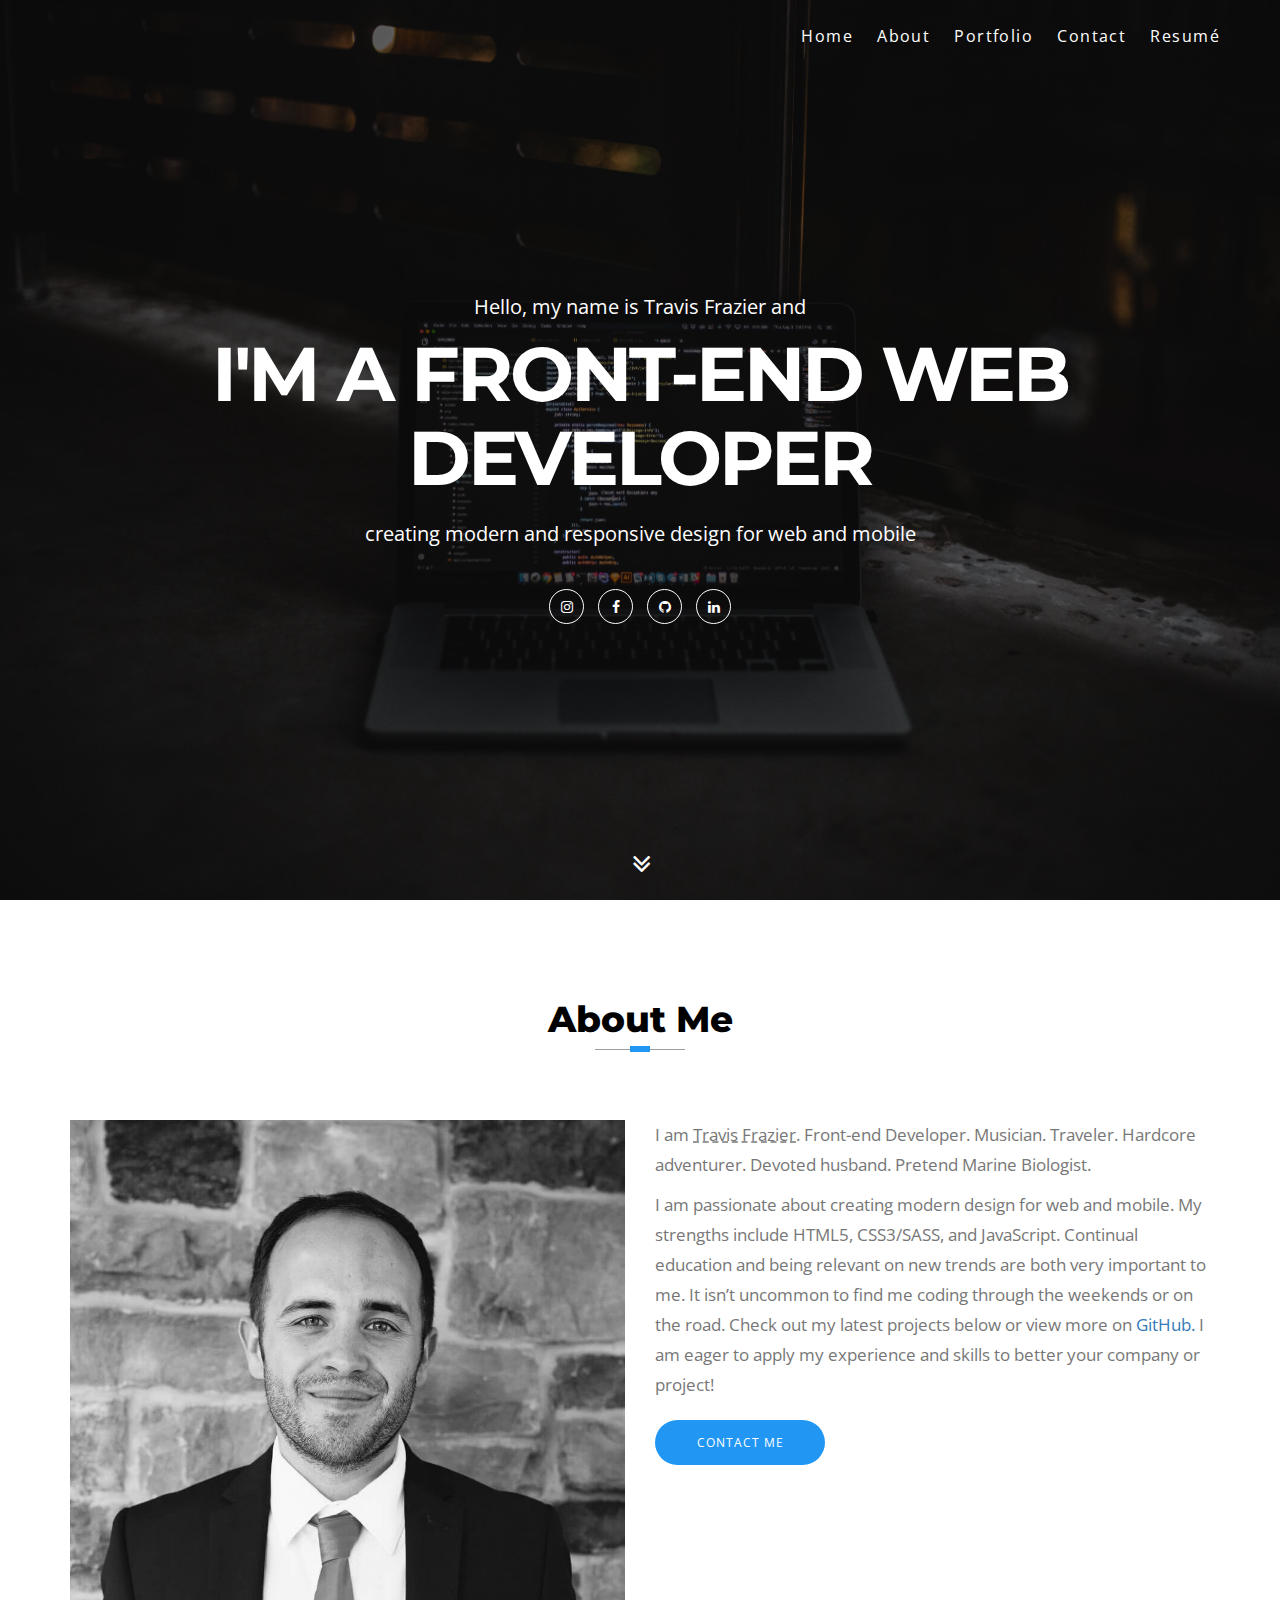
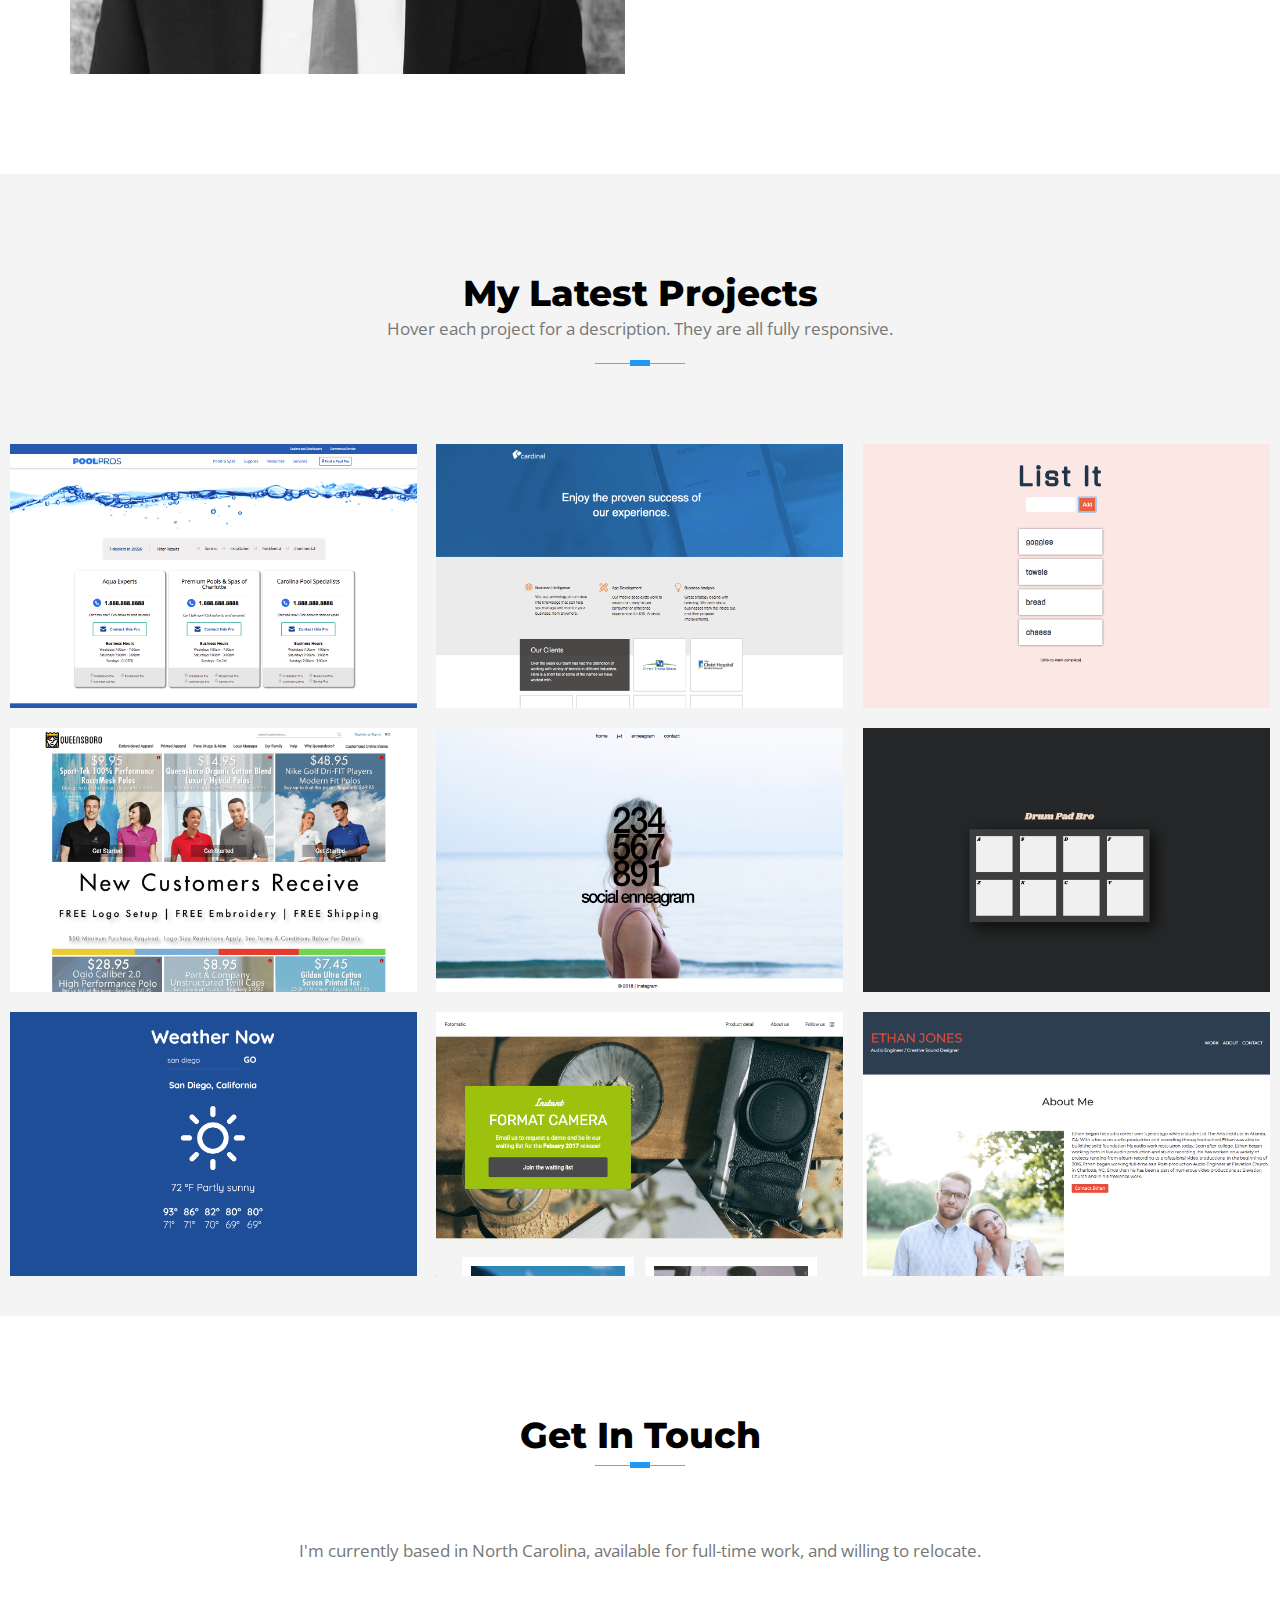
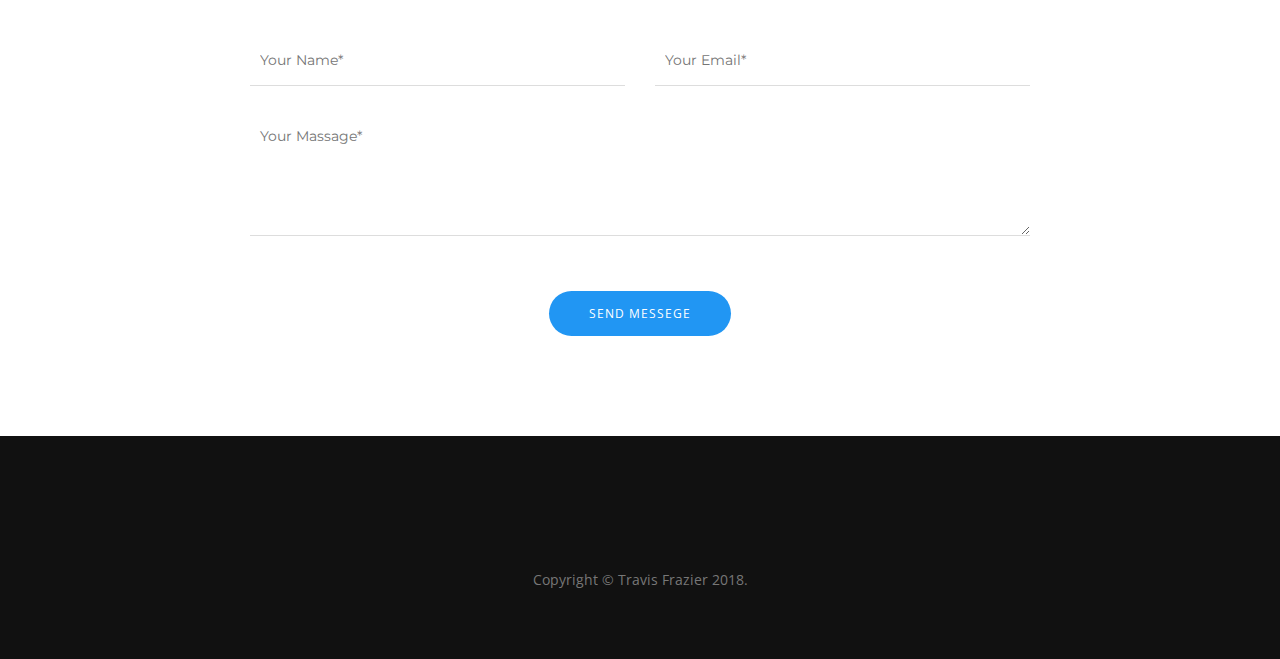
<file: index.html>
<!DOCTYPE html>
<html lang="en">
<head>
	<title>Travis Frazier Portfolio</title>
	<meta charset="UTF-8">
	<meta name="viewport" content="width=device-width, initial-scale=1.0">
	
	<!-- Font -->
	<link href="https://fonts.googleapis.com/css?family=Montserrat:400,500,700,800" rel="stylesheet">
	<link href="https://fonts.googleapis.com/css?family=Open+Sans:300,400" rel="stylesheet">
	<!-- Stylesheets -->
	<link rel="stylesheet" href="assets/css/bootstrap.min.css"/>
	<link rel="stylesheet" href="assets/css/font-awesome.min.css"/>
	<link rel="stylesheet" href="assets/css/animate.min.css"/>
	<link rel="stylesheet" href="assets/css/style.css"/>
	<!-- Theme Skin -->
	<link class="template-skins" rel="stylesheet" href="assets/css/skins/default.css">
</head>
<body>
	<!--====== Preloader Start ======-->
	<div id="preloder">
		<div class="loader"><div></div><div></div><div></div></div>
	</div>
	<!--====== Preloader End ======-->

	<!--====== Header Section Start ======-->
	<header class="header-section">
		<div class="logo">
			<!-- Logo -->
			<!-- <a href="#">T<span>R</span>A<span>V</span>I<span>S</a> -->
		</div>
		<div class="responsive"><i class="fa fa-bars"></i></div>
		<!-- Navigation -->
		<ul class="menu-list">
			<li><a href="#home">Home</a></li>
			<li><a href="#about">About</a></li>
			<li><a href="#portfolio">Portfolio</a></li>
			<!-- <li><a href="#blog">Blog</a></li> -->
			<li><a href="#contact">Contact</a></li>
			<li><a href="https://represent.io/travisfrazier" target="_blank">Resumé</a></li>			
		</ul>
	</header>
	<!--====== Header Section End ======-->


	<!-- ==== Intro Section Start ==== -->
	<section class="intro-section fix" id="home">
		<div class="bg-cms" data-bg="assets/images/blake.jpg"></div>
		<div class="intro-inner">
			<div class="intro-content">
				<p>Hello, my name is Travis Frazier and</p>
				<h2>I'M A FRONT-END WEB DEVELOPER</h2>
				<p>creating modern and responsive design for web and mobile</p>
				<!-- social media -->
				<div class="social-links mt40">
					<a href="https://www.instagram.com/travisf7/" class="wow fadeInUp"><i class="fa fa-instagram"></i></a>
					<a href="https://www.facebook.com/travisfrazier7" class="wow fadeInUp" data-wow-delay=".1s"><i class="fa fa-facebook"></i></a>
					<a href="https://github.com/travisfrazier" class="wow fadeInUp" data-wow-delay=".2s"><i class="fa fa-github"></i></a>
					<a href="https://www.linkedin.com/in/travisf7/" class="wow fadeInUp" data-wow-delay=".3s"><i class="fa fa-linkedin"></i></a>
				</div>
				<div class="down-section">
					<a href="#about" class="behance smooth-scroll"><i class="fa fa-angle-double-down bounce" aria-hidden="true"></i></a>
				</div>
			</div>
		</div>
	</section>
	<!-- ==== Intro Section End ==== -->


	<!-- ==== About Section Start ==== -->
	<section class="about-section fix" id="about">
		<div class="container pt100 pb100">
			<div class="row">
				<div class="section-title mb70">
					<h2>About Me</h2>
				</div>
				<div class="col-md-6 about-img">
					<img src="assets/images/me.jpg" alt="">
				</div>
				<div class="col-md-6 about-text">
					<p>I am <ins>Travis Frazier</ins>. Front-end Developer. Musician. Traveler. Hardcore adventurer. Devoted husband. Pretend Marine Biologist.</p>
					<p> 
						I am passionate about creating modern design for web and mobile. My strengths include HTML5, CSS3/SASS, and JavaScript.               
						Continual education and being relevant on new trends are both very important to me. 
						It isn’t uncommon to find me coding through the weekends or on the road. Check out my latest projects below or 
						view more on <a href="https://github.com/travisfrazier" target="_blank">GitHub.</a>
						I am eager to apply my experience and skills to better your company or project!
					</p>
					<!-- <button type="button" class="btn site-btn btn-outline transition-ease mt10" data-wow-delay="0.1s">View Resumé</button> -->
					<a href="#contact" class="btn site-btn transition-ease smooth-scroll mt10" data-wow-delay="0.1s">Contact Me</a>

				</div>
			</div>
		</div>
	</section>
	<!-- ==== About Section End ==== -->

	<!-- ==== Portfolio Section Start ==== -->
	<section class="portfolio-section fix" id="portfolio">
		<div class="container-fluid pt100">
			<div class="section-title mb70">
				<h2>My Latest Projects</h2>
				<p>Hover each project for a description. They are all fully responsive.</p>
			</div>
			<div class="row isotope_items">
				<!-- Work item -->
				<div id="responsive" class="nopad col-md-4 col-sm-6 col-xs-12 js">
						<a class="work-item" href="https://travisfrazier.github.io/pool/" target="_blank">
						<img src="assets/images/work/pool.png" alt="">
						<div class="work-inner">
							<div class="work-info">
								<h2>Pool Pro's</h2>
								<p>Developed demo website following design spec. Built with: HTML5, SASS, and vanilla JavaScript for the modal pop up and mobile navigation dropdown.</p>
								<span>View Site</span>
							</div>
						</div>
					</a>
				</div>	
				<!-- Work item -->
				<div class="nopad col-md-4 col-sm-6 col-xs-12 dev">
					<a class="work-item" href="https://travisfrazier.github.io/cardinal/" target="_blank">
					<img src="assets/images/work/cardinal.png" alt="">
					<div class="work-inner">
						<div class="work-info">
							<h2>Cardinal</h2>
							<p>Developed website following design spec. Built with: SASS, HTML5, and vanilla JavaScript.</p>
							<span>View Site</span>
						</div>
					</div>
					</a>
				</div>
				<!-- Work item -->
				<div class="nopad col-md-4 col-sm-6 col-xs-12 pho">
					<a class="work-item" href="https://travisfrazier.github.io/react-list-app/" target="_blank">
					<img src="assets/images/work/list.png" alt="">
					<div class="work-inner">
						<div class="work-info">
							<h2>React List App</h2>
							<p>Designed and Developed a single page to-do app. Built with: React.js and SASS.</p>
							<span>View Site</span>
						</div>
					</div>
				</a>
			</div>
				<!-- Work item -->
				<div class="nopad col-md-4 col-sm-6 col-xs-12 dev">
				  <a class="work-item" href="https://queensboro.com/" target="_blank">
					<img src="assets/images/work/queensboro.png" alt="">
						<div class="work-inner">
							<div class="work-info">
								<h2>Queensboro Shirt Company</h2>
								<p>Designed and Developed aspects for Queensboro.com. Built with: HTML5, CSS3, JavaScript, jQuery, and Bootstrap 3.</p>
								<span>View Site</span>
							</div>
						</div>
					</a>
				</div>
				<!-- Work item -->
				<div class="nopad col-md-4 col-sm-6 col-xs-12 js">
					<a class="work-item" href="https://socialenneagram.netlify.com" target="_blank">
					<img src="assets/images/work/enneagram.png" alt="">
					<div class="work-inner">
						<div class="work-info">
							<h2>Social Enneagram</h2>
							<p>Designed and Developed freelance client website (work in progress). Built with: Gatsby.js/React (static site generator for React) and SASS.</p>
							<span>View Site</span>
						</div>
					</div>
					</a>
				</div>
				<!-- Work item -->
				<div id="responsive" class="nopad col-md-4 col-sm-6 col-xs-12 js">
					<a class="work-item" href="https://codepen.io/travisfrazier/project/live/ZdbBJv/" target="_blank">
						<img src="assets/images/work/drum.png" alt="">
						<div class="work-inner">
							<div class="work-info">
								<h2>Drum Pad</h2>
								<p>Designed and Developed a single page drum pad application. Built with: vanilla JavaScript, CSS3, and HTML5.</p>
								<span>View Site</span>
							</div>
						</div>
				  </a>
				</div>
			<!-- Work item -->
			<div id="responsive" class="nopad col-md-4 col-sm-6 col-xs-12 js">
				<a class="work-item" href="https://codepen.io/travisfrazier/live/bKyzep" target="_blank">
				<img src="assets/images/work/weather.png" alt="">
				<div class="work-inner">
					<div class="work-info">
						<h2>Weather</h2>
						<p>Designed and Developed a single page weather app. Built with: vanilla JavaScript, Fetch API, SASS, and HTML5.</p>
						<span>View Site</span>
					</div>
				</div>
			</a>
		</div>
			<!-- Work item -->
			<div id="responsive" class="nopad col-md-4 col-sm-6 col-xs-12 js">
					<a class="work-item" href="https://travisfrazier.github.io/fotomatic/" target="_blank">
					<img src="assets/images/work/fotomatic.png" alt="">
					<div class="work-inner">
						<div class="work-info">
							<h2>Fotomatic</h2>
							<p>Developed demo product launch page. Built with: vanilla JavaScript for the image slider and modal, CSS3, and HTML5.</p>
							<span>View Site</span>
						</div>
					</div>
				</a>
			</div>
		<!-- Work item -->
		<div class="nopad col-md-4 col-sm-6 col-xs-12 pho">
			<a class="work-item" href="https://travisfrazier.github.io/ethanjones/" target="_blank">	
				<img src="assets/images/work/ethan.png" alt="">
				<div class="work-inner">
					<div class="work-info">
						<h2>Personal Portfolio</h2>
						<p>Designed and Developed freelance client website. Built with: HTML5, CSS3, Bootstrap 4, and jQuery.</p>
						<span>View Site</span>
					</div>
				</div>
			</a>
		</div>
			</div>
		</div>
	</section>
	<!-- ==== Portfolio Section End ==== -->

	<!-- ==== Contact Section Start ==== -->
	<section class="contact-section fix" id="contact">
		<div class="container pt100 pb70">
			<div class="section-title mb70">
				<h2>Get in touch</h2>
			</div>
			<div>
			  <p style="text-align: center;">I'm currently based in North Carolina, available for full-time work, and willing to relocate.</p>
			</div>
			<div class="row">
				<div class="col-md-8 col-md-offset-2">
					<div class="row">
					<!-- Contact Form -->
					<form class="send-form-style" method="POST" netlify>
						<div class="row">
							<div class="col-sm-6">
								<input type="text" name="name" id="name" required placeholder="Your Name*">
							</div>
							<div class="col-sm-6">
								<input type="email" name="email" id="email" required placeholder="Your Email*">
							</div>
							<div class="col-sm-12">
								<textarea id="massage" name="massage" required placeholder="Your Massage*"></textarea>
							</div>
							<div class="text-center">
								<button type="submit" class="site-btn transition-ease" data-wow-delay="0.2s">Send Messege</button>
							</div>
							<div id="result"></div>
						</div>
					</form>
				</div>
			</div>
		</div>
	</section>
	<!-- ==== Contact Section End ==== -->


	<!-- ==== Footer Section Start ==== -->
	<footer class="footer-section fix">
		<div class="container">
			<!-- social media -->
			<div class="social-links">
				<a href="https://www.instagram.com/travisf7/" class="wow fadeInUp"><i class="fa fa-instagram"></i></a>
				<a href="https://www.facebook.com/travisfrazier7" class="wow fadeInUp" data-wow-delay=".1s"><i class="fa fa-facebook"></i></a>
				<a href="https://github.com/travisfrazier" class="wow fadeInUp" data-wow-delay=".2s"><i class="fa fa-github"></i></a>
				<a href="https://www.linkedin.com/in/travisf7/" class="wow fadeInUp" data-wow-delay=".3s"><i class="fa fa-linkedin"></i></a>
			</div>
			<p>Copyright © Travis Frazier 2018.</p>
			<!-- <p>Created by DynamicWebLab</p> -->
		</div>
	</footer>
	<!-- ==== Footer Section End ==== -->

	<!--====== Javascripts & Jquery ======-->
	<script src="assets/js/jquery-2.1.4.min.js"></script>

	<script src="assets/js/bootstrap.min.js"></script>

	<script src="assets/js/plugin.js"></script>

	<script src="assets/js/main.js"></script>

</body>
</html>
</file>
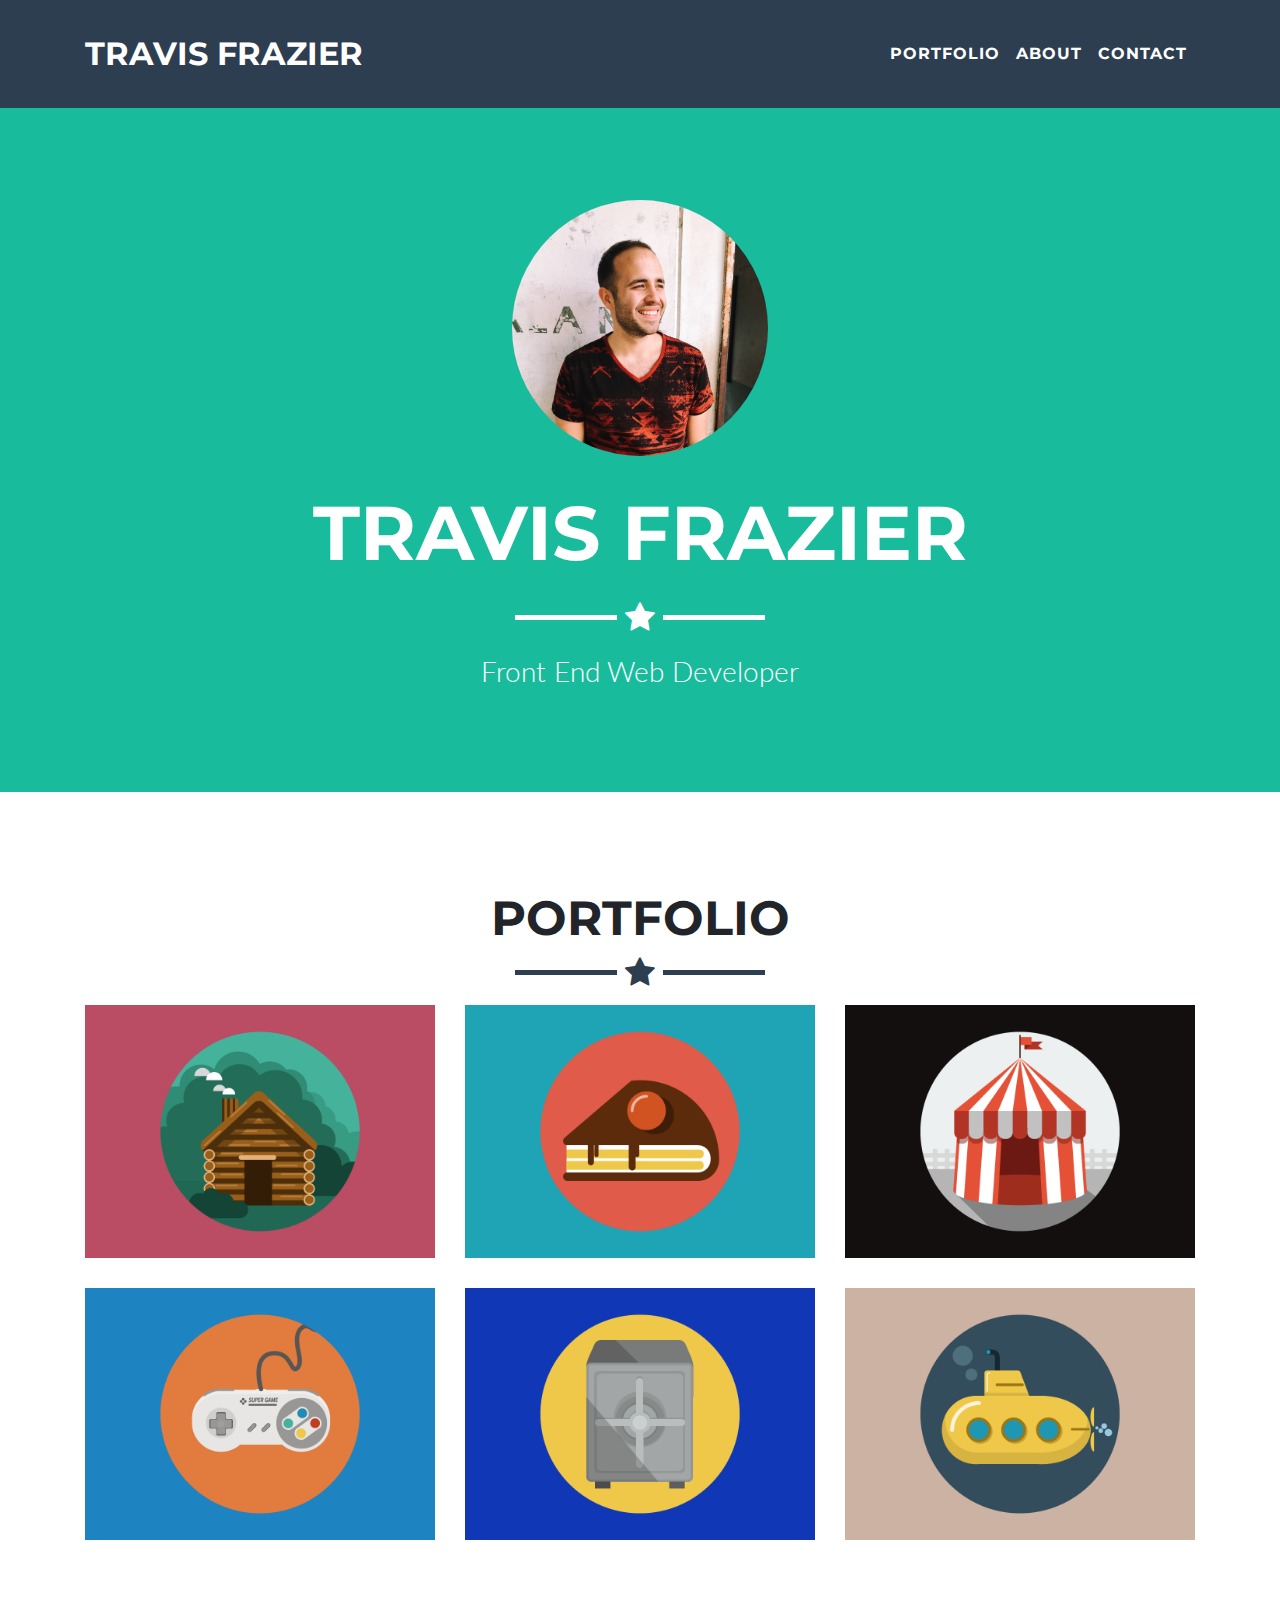
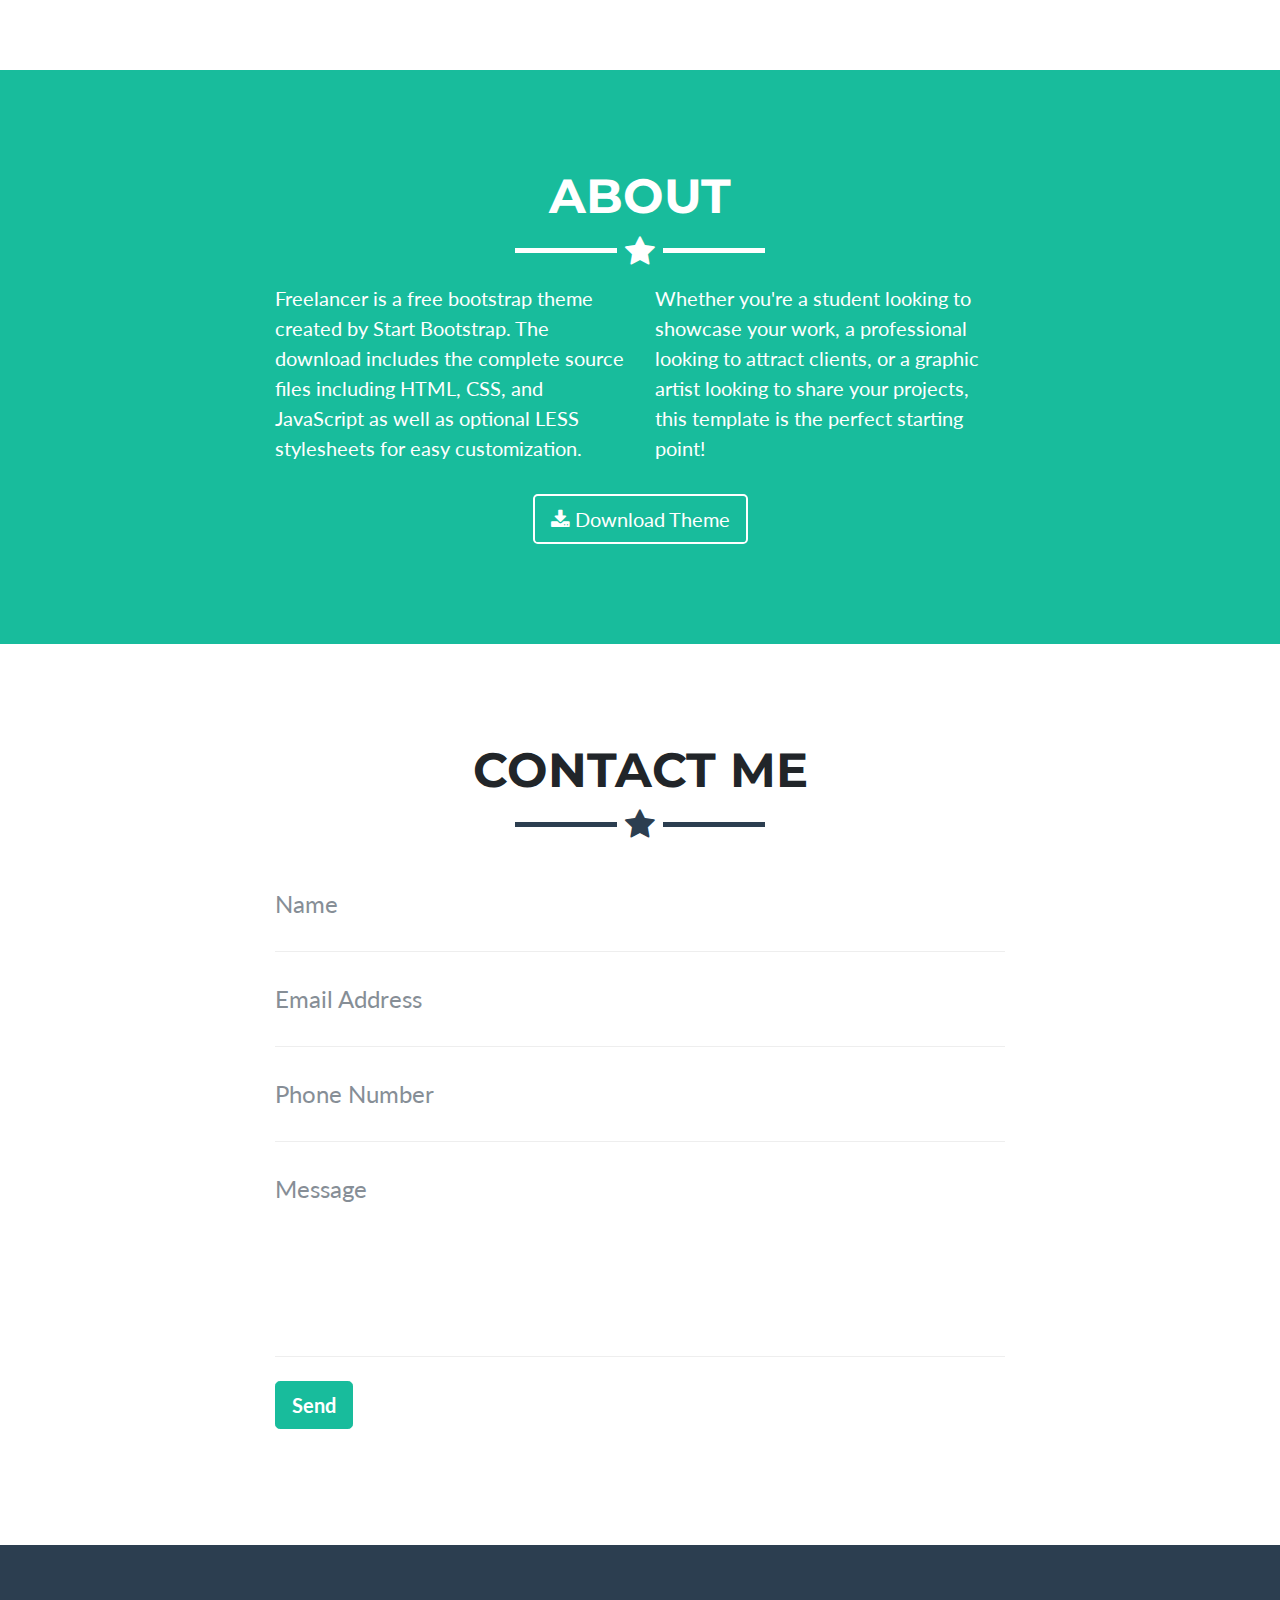
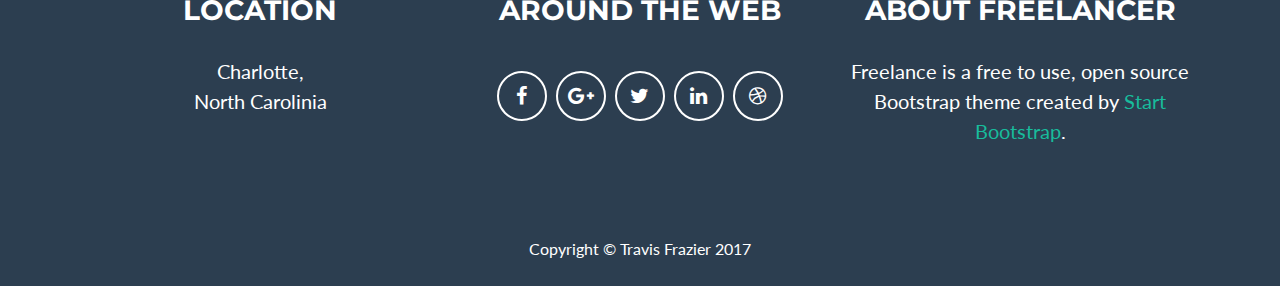
<file: startbootstrap-freelancer-gh-pages/index.html>
<!DOCTYPE html>
<html lang="en">

  <head>

    <meta charset="utf-8">
    <meta name="viewport" content="width=device-width, initial-scale=1, shrink-to-fit=no">
    <meta name="description" content="">
    <meta name="author" content="">

    <title>Travis Frazier Development</title>

    <!-- Bootstrap core CSS -->
    <link href="vendor/bootstrap/css/bootstrap.min.css" rel="stylesheet">

    <!-- Custom fonts for this template -->
    <link href="vendor/font-awesome/css/font-awesome.min.css" rel="stylesheet" type="text/css">
    <link href="https://fonts.googleapis.com/css?family=Montserrat:400,700" rel="stylesheet" type="text/css">
    <link href="https://fonts.googleapis.com/css?family=Lato:400,700,400italic,700italic" rel="stylesheet" type="text/css">

    <!-- Custom styles for this template -->
    <link href="css/freelancer.css" rel="stylesheet">

  </head>

  <body id="page-top">

    <!-- Navigation -->
    <nav class="navbar navbar-expand-lg navbar-light fixed-top" id="mainNav">
      <div class="container">
        <a class="navbar-brand js-scroll-trigger" href="#page-top">Travis Frazier</a>
        <button class="navbar-toggler navbar-toggler-right" type="button" data-toggle="collapse" data-target="#navbarResponsive" aria-controls="navbarResponsive" aria-expanded="false" aria-label="Toggle navigation">
          Menu
          <i class="fa fa-bars"></i>
        </button>
        <div class="collapse navbar-collapse" id="navbarResponsive">
          <ul class="navbar-nav ml-auto">
            <li class="nav-item">
              <a class="nav-link js-scroll-trigger" href="#portfolio">Portfolio</a>
            </li>
            <li class="nav-item">
              <a class="nav-link js-scroll-trigger" href="#about">About</a>
            </li>
            <li class="nav-item">
              <a class="nav-link js-scroll-trigger" href="#contact">Contact</a>
            </li>
          </ul>
        </div>
      </div>
    </nav>

    <!-- Header -->
    <header class="masthead">
      <div class="container">
        <img class="img-fluid" src="img/ME.JPG" style="width:256px;height:256px;" id="profile" alt="">
        <div class="intro-text">
          <span class="name">Travis Frazier</span>
          <hr class="star-light">
          <span class="skills">Front End Web Developer</span>
        </div>
      </div>
    </header>

    <!-- Portfolio Grid Section -->
    <section id="portfolio">
      <div class="container">
        <h2 class="text-center">Portfolio</h2>
        <hr class="star-primary">
        <div class="row">
          <div class="col-sm-4 portfolio-item">
            <a class="portfolio-link" href="#portfolioModal1" data-toggle="modal">
              <div class="caption">
                <div class="caption-content">
                  <i class="fa fa-search-plus fa-3x"></i>
                </div>
              </div>
              <img class="img-fluid" src="img/portfolio/cabin.png" alt="">
            </a>
          </div>
          <div class="col-sm-4 portfolio-item">
            <a class="portfolio-link" href="#portfolioModal2" data-toggle="modal">
              <div class="caption">
                <div class="caption-content">
                  <i class="fa fa-search-plus fa-3x"></i>
                </div>
              </div>
              <img class="img-fluid" src="img/portfolio/cake.png" alt="">
            </a>
          </div>
          <div class="col-sm-4 portfolio-item">
            <a class="portfolio-link" href="#portfolioModal3" data-toggle="modal">
              <div class="caption">
                <div class="caption-content">
                  <i class="fa fa-search-plus fa-3x"></i>
                </div>
              </div>
              <img class="img-fluid" src="img/portfolio/circus.png" alt="">
            </a>
          </div>
          <div class="col-sm-4 portfolio-item">
            <a class="portfolio-link" href="#portfolioModal4" data-toggle="modal">
              <div class="caption">
                <div class="caption-content">
                  <i class="fa fa-search-plus fa-3x"></i>
                </div>
              </div>
              <img class="img-fluid" src="img/portfolio/game.png" alt="">
            </a>
          </div>
          <div class="col-sm-4 portfolio-item">
            <a class="portfolio-link" href="#portfolioModal5" data-toggle="modal">
              <div class="caption">
                <div class="caption-content">
                  <i class="fa fa-search-plus fa-3x"></i>
                </div>
              </div>
              <img class="img-fluid" src="img/portfolio/safe.png" alt="">
            </a>
          </div>
          <div class="col-sm-4 portfolio-item">
            <a class="portfolio-link" href="#portfolioModal6" data-toggle="modal">
              <div class="caption">
                <div class="caption-content">
                  <i class="fa fa-search-plus fa-3x"></i>
                </div>
              </div>
              <img class="img-fluid" src="img/portfolio/submarine.png" alt="">
            </a>
          </div>
        </div>
      </div>
    </section>

    <!-- About Section -->
    <section class="success" id="about">
      <div class="container">
        <h2 class="text-center">About</h2>
        <hr class="star-light">
        <div class="row">
          <div class="col-lg-4 ml-auto">
            <p>Freelancer is a free bootstrap theme created by Start Bootstrap. The download includes the complete source files including HTML, CSS, and JavaScript as well as optional LESS stylesheets for easy customization.</p>
          </div>
          <div class="col-lg-4 mr-auto">
            <p>Whether you're a student looking to showcase your work, a professional looking to attract clients, or a graphic artist looking to share your projects, this template is the perfect starting point!</p>
          </div>
          <div class="col-lg-8 mx-auto text-center">
            <a href="#" class="btn btn-lg btn-outline">
              <i class="fa fa-download"></i>
              Download Theme
            </a>
          </div>
        </div>
      </div>
    </section>

    <!-- Contact Section -->
    <section id="contact">
      <div class="container">
        <h2 class="text-center">Contact Me</h2>
        <hr class="star-primary">
        <div class="row">
          <div class="col-lg-8 mx-auto">
            <!-- To configure the contact form email address, go to mail/contact_me.php and update the email address in the PHP file on line 19. -->
            <!-- The form should work on most web servers, but if the form is not working you may need to configure your web server differently. -->
            <form name="sentMessage" id="contactForm" novalidate>
              <div class="control-group">
                <div class="form-group floating-label-form-group controls">
                  <label>Name</label>
                  <input class="form-control" id="name" type="text" placeholder="Name" required data-validation-required-message="Please enter your name.">
                  <p class="help-block text-danger"></p>
                </div>
              </div>
              <div class="control-group">
                <div class="form-group floating-label-form-group controls">
                  <label>Email Address</label>
                  <input class="form-control" id="email" type="email" placeholder="Email Address" required data-validation-required-message="Please enter your email address.">
                  <p class="help-block text-danger"></p>
                </div>
              </div>
              <div class="control-group">
                <div class="form-group floating-label-form-group controls">
                  <label>Phone Number</label>
                  <input class="form-control" id="phone" type="tel" placeholder="Phone Number" required data-validation-required-message="Please enter your phone number.">
                  <p class="help-block text-danger"></p>
                </div>
              </div>
              <div class="control-group">
                <div class="form-group floating-label-form-group controls">
                  <label>Message</label>
                  <textarea class="form-control" id="message" rows="5" placeholder="Message" required data-validation-required-message="Please enter a message."></textarea>
                  <p class="help-block text-danger"></p>
                </div>
              </div>
              <br>
              <div id="success"></div>
              <div class="form-group">
                <button type="submit" class="btn btn-success btn-lg" id="sendMessageButton">Send</button>
              </div>
            </form>
          </div>
        </div>
      </div>
    </section>

    <!-- Footer -->
    <footer class="text-center">
      <div class="footer-above">
        <div class="container">
          <div class="row">
            <div class="footer-col col-md-4">
              <h3>Location</h3>
              <p>Charlotte,
                <br>North Carolinia</p>
            </div>
            <div class="footer-col col-md-4">
              <h3>Around the Web</h3>
              <ul class="list-inline">
                <li class="list-inline-item">
                  <a class="btn-social btn-outline" href="#">
                    <i class="fa fa-fw fa-facebook"></i>
                  </a>
                </li>
                <li class="list-inline-item">
                  <a class="btn-social btn-outline" href="#">
                    <i class="fa fa-fw fa-google-plus"></i>
                  </a>
                </li>
                <li class="list-inline-item">
                  <a class="btn-social btn-outline" href="#">
                    <i class="fa fa-fw fa-twitter"></i>
                  </a>
                </li>
                <li class="list-inline-item">
                  <a class="btn-social btn-outline" href="#">
                    <i class="fa fa-fw fa-linkedin"></i>
                  </a>
                </li>
                <li class="list-inline-item">
                  <a class="btn-social btn-outline" href="#">
                    <i class="fa fa-fw fa-dribbble"></i>
                  </a>
                </li>
              </ul>
            </div>
            <div class="footer-col col-md-4">
              <h3>About Freelancer</h3>
              <p>Freelance is a free to use, open source Bootstrap theme created by
                <a href="http://startbootstrap.com">Start Bootstrap</a>.</p>
            </div>
          </div>
        </div>
      </div>
      <div class="footer-below">
        <div class="container">
          <div class="row">
            <div class="col-lg-12">
              Copyright &copy; Travis Frazier 2017
            </div>
          </div>
        </div>
      </div>
    </footer>

    <!-- Scroll to Top Button (Only visible on small and extra-small screen sizes) -->
    <div class="scroll-top d-lg-none">
      <a class="btn btn-primary js-scroll-trigger" href="#page-top">
        <i class="fa fa-chevron-up"></i>
      </a>
    </div>

    <!-- Portfolio Modals -->
    <div class="portfolio-modal modal fade" id="portfolioModal1" tabindex="-1" role="dialog" aria-hidden="true">
      <div class="modal-dialog" role="document">
        <div class="modal-content">
          <div class="close-modal" data-dismiss="modal">
            <div class="lr">
              <div class="rl"></div>
            </div>
          </div>
          <div class="container">
            <div class="row">
              <div class="col-lg-8 mx-auto">
                <div class="modal-body">
                  <h2>Project Title</h2>
                  <hr class="star-primary">
                  <img class="img-fluid img-centered" src="img/portfolio/cabin.png" alt="">
                  <p>Use this area of the page to describe your project. The icon above is part of a free icon set by
                    <a href="https://sellfy.com/p/8Q9P/jV3VZ/">Flat Icons</a>. On their website, you can download their free set with 16 icons, or you can purchase the entire set with 146 icons for only $12!</p>
                  <ul class="list-inline item-details">
                    <li>Client:
                      <strong>
                        <a href="http://startbootstrap.com">Start Bootstrap</a>
                      </strong>
                    </li>
                    <li>Date:
                      <strong>
                        <a href="http://startbootstrap.com">April 2014</a>
                      </strong>
                    </li>
                    <li>Service:
                      <strong>
                        <a href="http://startbootstrap.com">Web Development</a>
                      </strong>
                    </li>
                  </ul>
                  <button class="btn btn-success" type="button" data-dismiss="modal">
                    <i class="fa fa-times"></i>
                    Close</button>
                </div>
              </div>
            </div>
          </div>
        </div>
      </div>
    </div>
    <div class="portfolio-modal modal fade" id="portfolioModal2" tabindex="-1" role="dialog" aria-hidden="true">
      <div class="modal-dialog" role="document">
        <div class="modal-content">
          <div class="close-modal" data-dismiss="modal">
            <div class="lr">
              <div class="rl"></div>
            </div>
          </div>
          <div class="container">
            <div class="row">
              <div class="col-lg-8 mx-auto">
                <div class="modal-body">
                  <h2>Project Title</h2>
                  <hr class="star-primary">
                  <img class="img-fluid img-centered" src="img/portfolio/cake.png" alt="">
                  <p>Use this area of the page to describe your project. The icon above is part of a free icon set by
                    <a href="https://sellfy.com/p/8Q9P/jV3VZ/">Flat Icons</a>. On their website, you can download their free set with 16 icons, or you can purchase the entire set with 146 icons for only $12!</p>
                  <ul class="list-inline item-details">
                    <li>Client:
                      <strong>
                        <a href="http://startbootstrap.com">Start Bootstrap</a>
                      </strong>
                    </li>
                    <li>Date:
                      <strong>
                        <a href="http://startbootstrap.com">April 2014</a>
                      </strong>
                    </li>
                    <li>Service:
                      <strong>
                        <a href="http://startbootstrap.com">Web Development</a>
                      </strong>
                    </li>
                  </ul>
                  <button class="btn btn-success" type="button" data-dismiss="modal">
                    <i class="fa fa-times"></i>
                    Close</button>
                </div>
              </div>
            </div>
          </div>
        </div>
      </div>
    </div>
    <div class="portfolio-modal modal fade" id="portfolioModal3" tabindex="-1" role="dialog" aria-hidden="true">
      <div class="modal-dialog" role="document">
        <div class="modal-content">
          <div class="close-modal" data-dismiss="modal">
            <div class="lr">
              <div class="rl"></div>
            </div>
          </div>
          <div class="container">
            <div class="row">
              <div class="col-lg-8 mx-auto">
                <div class="modal-body">
                  <h2>Project Title</h2>
                  <hr class="star-primary">
                  <img class="img-fluid img-centered" src="img/portfolio/circus.png" alt="">
                  <p>Use this area of the page to describe your project. The icon above is part of a free icon set by
                    <a href="https://sellfy.com/p/8Q9P/jV3VZ/">Flat Icons</a>. On their website, you can download their free set with 16 icons, or you can purchase the entire set with 146 icons for only $12!</p>
                  <ul class="list-inline item-details">
                    <li>Client:
                      <strong>
                        <a href="http://startbootstrap.com">Start Bootstrap</a>
                      </strong>
                    </li>
                    <li>Date:
                      <strong>
                        <a href="http://startbootstrap.com">April 2014</a>
                      </strong>
                    </li>
                    <li>Service:
                      <strong>
                        <a href="http://startbootstrap.com">Web Development</a>
                      </strong>
                    </li>
                  </ul>
                  <button class="btn btn-success" type="button" data-dismiss="modal">
                    <i class="fa fa-times"></i>
                    Close</button>
                </div>
              </div>
            </div>
          </div>
        </div>
      </div>
    </div>
    <div class="portfolio-modal modal fade" id="portfolioModal4" tabindex="-1" role="dialog" aria-hidden="true">
      <div class="modal-dialog" role="document">
        <div class="modal-content">
          <div class="close-modal" data-dismiss="modal">
            <div class="lr">
              <div class="rl"></div>
            </div>
          </div>
          <div class="container">
            <div class="row">
              <div class="col-lg-8 mx-auto">
                <div class="modal-body">
                  <h2>Project Title</h2>
                  <hr class="star-primary">
                  <img class="img-fluid img-centered" src="img/portfolio/game.png" alt="">
                  <p>Use this area of the page to describe your project. The icon above is part of a free icon set by
                    <a href="https://sellfy.com/p/8Q9P/jV3VZ/">Flat Icons</a>. On their website, you can download their free set with 16 icons, or you can purchase the entire set with 146 icons for only $12!</p>
                  <ul class="list-inline item-details">
                    <li>Client:
                      <strong>
                        <a href="http://startbootstrap.com">Start Bootstrap</a>
                      </strong>
                    </li>
                    <li>Date:
                      <strong>
                        <a href="http://startbootstrap.com">April 2014</a>
                      </strong>
                    </li>
                    <li>Service:
                      <strong>
                        <a href="http://startbootstrap.com">Web Development</a>
                      </strong>
                    </li>
                  </ul>
                  <button class="btn btn-success" type="button" data-dismiss="modal">
                    <i class="fa fa-times"></i>
                    Close</button>
                </div>
              </div>
            </div>
          </div>
        </div>
      </div>
    </div>
    <div class="portfolio-modal modal fade" id="portfolioModal5" tabindex="-1" role="dialog" aria-hidden="true">
      <div class="modal-dialog" role="document">
        <div class="modal-content">
          <div class="close-modal" data-dismiss="modal">
            <div class="lr">
              <div class="rl"></div>
            </div>
          </div>
          <div class="container">
            <div class="row">
              <div class="col-lg-8 mx-auto">
                <div class="modal-body">
                  <h2>Project Title</h2>
                  <hr class="star-primary">
                  <img class="img-fluid img-centered" src="img/portfolio/safe.png" alt="">
                  <p>Use this area of the page to describe your project. The icon above is part of a free icon set by
                    <a href="https://sellfy.com/p/8Q9P/jV3VZ/">Flat Icons</a>. On their website, you can download their free set with 16 icons, or you can purchase the entire set with 146 icons for only $12!</p>
                  <ul class="list-inline item-details">
                    <li>Client:
                      <strong>
                        <a href="http://startbootstrap.com">Start Bootstrap</a>
                      </strong>
                    </li>
                    <li>Date:
                      <strong>
                        <a href="http://startbootstrap.com">April 2014</a>
                      </strong>
                    </li>
                    <li>Service:
                      <strong>
                        <a href="http://startbootstrap.com">Web Development</a>
                      </strong>
                    </li>
                  </ul>
                  <button class="btn btn-success" type="button" data-dismiss="modal">
                    <i class="fa fa-times"></i>
                    Close</button>
                </div>
              </div>
            </div>
          </div>
        </div>
      </div>
    </div>
    <div class="portfolio-modal modal fade" id="portfolioModal6" tabindex="-1" role="dialog" aria-hidden="true">
      <div class="modal-dialog" role="document">
        <div class="modal-content">
          <div class="close-modal" data-dismiss="modal">
            <div class="lr">
              <div class="rl"></div>
            </div>
          </div>
          <div class="container">
            <div class="row">
              <div class="col-lg-8 mx-auto">
                <div class="modal-body">
                  <h2>Project Title</h2>
                  <hr class="star-primary">
                  <img class="img-fluid img-centered" src="img/portfolio/submarine.png" alt="">
                  <p>Use this area of the page to describe your project. The icon above is part of a free icon set by
                    <a href="https://sellfy.com/p/8Q9P/jV3VZ/">Flat Icons</a>. On their website, you can download their free set with 16 icons, or you can purchase the entire set with 146 icons for only $12!</p>
                  <ul class="list-inline item-details">
                    <li>Client:
                      <strong>
                        <a href="http://startbootstrap.com">Start Bootstrap</a>
                      </strong>
                    </li>
                    <li>Date:
                      <strong>
                        <a href="http://startbootstrap.com">April 2014</a>
                      </strong>
                    </li>
                    <li>Service:
                      <strong>
                        <a href="http://startbootstrap.com">Web Development</a>
                      </strong>
                    </li>
                  </ul>
                  <button class="btn btn-success" type="button" data-dismiss="modal">
                    <i class="fa fa-times"></i>
                    Close</button>
                </div>
              </div>
            </div>
          </div>
        </div>
      </div>
    </div>

    <!-- Bootstrap core JavaScript -->
    <script src="vendor/jquery/jquery.min.js"></script>
    <script src="vendor/popper/popper.min.js"></script>
    <script src="vendor/bootstrap/js/bootstrap.min.js"></script>

    <!-- Plugin JavaScript -->
    <script src="vendor/jquery-easing/jquery.easing.min.js"></script>

    <!-- Contact Form JavaScript -->
    <script src="js/jqBootstrapValidation.js"></script>
    <script src="js/contact_me.js"></script>

    <!-- Custom scripts for this template -->
    <script src="js/freelancer.min.js"></script>

  </body>

</html>
</file>
<file: assets/css/style.css>
/* ----------------------------------
Jolpai
Version: 1.0
Author: DynamicWebLab

-------------------------------------

Table of contents

  @ Main Styles
  @ Intro
  @ About
  @ Service
  @ Resume
  @ Portfolio
  @ Testimonial
  @ Blog
  @ Contact
  @ Single Post
  @ Footer
  @ Responsive

*/


/* ====================
  Main Styles
=======================*/

html, body {
  height: 100%;
  font-family: 'Open Sans', sans-serif;
}

img {
  max-width: 100%;
}

h1, h2, h3, h4, h5, h6 {
  font-family: "Montserrat", sans-serif;
  padding: 0;
  margin: 0;
}

p {
  font-size: 17px;
  color: #777777;
  line-height: 30px;
  font-family: 'Open Sans', sans-serif;
}

a:hover, a:focus {
  text-decoration: none;
  outline: none;
}

li, ul {
  margin: 0;
  padding: 0;
}


/* ====================
  Common Styles
=======================*/

.fix {
  overflow: hidden;
}

.pt100 {
  padding-top: 100px;
}

.pb65 {
  padding-bottom: 65px;
}

.pb70 {
  padding-bottom: 70px;
}

.pb80 {
  padding-bottom: 80px;
}

.pb90 {
  padding-bottom: 90px;
}

.pb100 {
  padding-bottom: 100px;
}

.mb100 {
  margin-bottom: 100px;
}

.mb70 {
  margin-bottom: 70px;
}

.mb40 {
  margin-bottom: 40px;
}

.mb30 {
  margin-bottom: 30px;
}

.mb20 {
  margin-bottom: 20px;
}

.mb10 {
  margin-bottom: 10px;
}

.mt10 {
  margin-top: 10px;
}

.mt20 {
  margin-top: 20px;
}

.mt25 {
  margin-top: 25px;
}

.mt30 {
  margin-top: 30px;
}

.mt40 {
  margin-top: 40px;
}

.transition-ease {
  transition: all 0.3s ease;
}

.transition-ease:hover {
  opacity: 0.90;
}

.nopad {
  padding-top: 1rem;
  padding-bottom: 1rem;
  padding-left: 1rem;
  padding-right: 1rem;
}


.section-title {
  text-align: center;
  position: relative;
  padding-bottom: 10px;
}

.section-title h2 {
  font-family: "Montserrat", sans-serif;
  font-size: 36px;
  font-weight: 800;
  text-transform: capitalize;
  color: #000;
}

.section-title h2:after {
  content: "";
  height: 1px;
  width: 90px;
  background: #9c9c9c;
  position: absolute;
  bottom: 0;
  left: calc(50% - 45px);
  z-index: 1;
}

.section-title h2:before {
  content: "";
  position: absolute;
  bottom: -2px;
  left: calc(50% - 10px);
  height: 6px;
  width: 20px;
  z-index: 2;
}

.site-btn {
  position: relative;
  color: #fff;
  padding: 14px 40px;
  border: none;
  font-family: 'Open Sans', sans-serif;
  line-height: normal;
  text-transform: uppercase;
  border-radius: 50px;
  font-size: 12px;
  letter-spacing: 1px;
  min-width: 170px;
}

.site-btn:hover, .site-btn:focus {
  outline: none;
}

.site-btn.btn-outline {
  background: transparent;
  padding: 12px 40px;
}

.mouse-bg {
  background-repeat: no-repeat;
  background-size: auto auto;
  position: absolute;
}

.bounce {
  display: inline-block;
  position: relative;
  -moz-animation: bounce 0.5s infinite linear;
  -o-animation: bounce 0.5s infinite linear;
  -webkit-animation: bounce 0.5s infinite linear;
  animation: bounce 0.5s infinite linear;
  colr: 000;
}

.fa-angle-double-down {
  color: #fff;
  font-size: 30px;
}

.down-section {
  position: absolute;
  bottom: 20px;
  left: 49.4%;
}

@-webkit-keyframes bounce {
  0% {
    top: 0;
  }
  50% {
    top: -0.2em;
  }
  70% {
    top: -0.3em;
  }
  100% {
    top: 0;
  }
}

@-moz-keyframes bounce {
  0% {
    top: 0;
  }
  50% {
    top: -0.2em;
  }
  70% {
    top: -0.3em;
  }
  100% {
    top: 0;
  }
}

@-o-keyframes bounce {
  0% {
    top: 0;
  }
  50% {
    top: -0.2em;
  }
  70% {
    top: -0.3em;
  }
  100% {
    top: 0;
  }
}

@-ms-keyframes bounce {
  0% {
    top: 0;
  }
  50% {
    top: -0.2em;
  }
  70% {
    top: -0.3em;
  }
  100% {
    top: 0;
  }
}

@keyframes bounce {
  0% {
    top: 0;
  }
  50% {
    top: -0.2em;
  }
  70% {
    top: -0.3em;
  }
  100% {
    top: 0;
  }
}


/*------------------
	Preloder
--------------------*/

#preloder {
  position: fixed;
  width: 100%;
  height: 100%;
  top: 0;
  left: 0;
  z-index: 999999;
  background: #000;
}

@keyframes rotate {
  0% {
    -webkit-transform: rotate(0deg) scale(1);
    transform: rotate(0deg) scale(1);
  }
  50% {
    -webkit-transform: rotate(180deg) scale(0.6);
    transform: rotate(180deg) scale(0.6);
  }
  100% {
    -webkit-transform: rotate(360deg) scale(1);
    transform: rotate(360deg) scale(1);
  }
}

.loader {
  width: 26px;
  height: 26px;
  position: absolute;
  top: 50%;
  left: 50%;
  margin-top: -13px;
  margin-left: -13px;
  -webkit-transform: translateY(-25px);
  transform: translateY(-25px);
}

.loader>div {
  -webkit-animation-fill-mode: both;
  animation-fill-mode: both;
  position: absolute;
  left: -20px;
  top: -20px;
  border: 2px solid #fff;
  border-bottom-color: transparent;
  border-top-color: transparent;
  border-radius: 100%;
  height: 35px;
  width: 35px;
  -webkit-animation: rotate 1s 0s ease-in-out infinite;
  animation: rotate 1s 0s ease-in-out infinite;
}

.loader>div:last-child {
  display: inline-block;
  top: -10px;
  left: -10px;
  width: 15px;
  height: 15px;
  -webkit-animation-duration: 0.5s;
  animation-duration: 0.5s;
  border-color: #fff transparent #fff transparent;
  -webkit-animation-direction: reverse;
  animation-direction: reverse;
}


.social i {
  color: #fff;
  width: 40px;
  border: none;
  line-height: normal;
  text-transform: uppercase;
  border-radius: 100%;
  font-size: 20px;
  letter-spacing: 1px;
  height: 40px;
  padding: 10px;
}


/*===========On Scroll progress Bar====*/

.KW_progressContainer {
  left: 0;
  width: 100%;
  height: 0.4em;
  margin-bottom: 0px;
  position: fixed;
  bottom: 0px;
  overflow: hidden;
  background-color: white;
  content: "";
  display: table;
  table-layout: fixed;
}

.KW_progressBar {
  width: 0%;
  float: left;
  height: 100%;
  z-index: 99;
  max-width: 100%;
  background-color: orange;
  -webkit-transition: width .6s ease;
  -o-transition: width .6s ease;
  transition: width .6s ease;
}


/*--====== end On Scroll progress Bar ======--*/

.responsive {
  display: none;
}

.overlay {
  position: absolute;
  width: 100%;
  height: 100%;
  z-index: 2;
  cursor: pointer;
  opacity: .9;
  background-color: rgba(0, 0, 0, 0.75);
}

.header-section {
  position: absolute;
  top: 0;
  left: 0;
  width: 100%;
  z-index: 999;
  background: rgba(255, 255, 255, 0);
  padding: 15px 50px;
}

.header-section .logo {
  display: inline-block;
  float: left;
}

.header-section .logo a {
  color: #fff;
  font-size: 38px;
  line-height: 38px;
  font-weight: 800;
  font-family: "Montserrat", sans-serif;
}

.header-section .menu-list {
  list-style: none;
  float: right;
  margin-top: 0;
}

.header-section .menu-list li {
  display: inline;
}

.header-section .menu-list li a {
  display: inline-block;
  padding: 10px;
  color: #fff;
  position: relative;
  font-family: 'Open Sans', sans-serif;
  font-size: 16px;
  letter-spacing: 0.09em;
}

.header-section .menu-list li a:after {
  position: absolute;
  content: "";
  width: 0px;
  height: 2px;
  bottom: 6px;
  left: 50%;
  margin-left: 0px;
  background: #673AB7;
  -webkit-transition: all 0.3s ease 0s;
  transition: all 0.3s ease 0s;
}

.header-section .menu-list li a:hover:after {
  width: 20px;
  margin-left: -10px;
}

.header-section .menu-list .current a:after {
  width: 20px;
  margin-left: -10px;
}

.header-section.sticky {
  position: fixed;
  background: #000;
  padding: 10px 50px;
}

.header-section.sticky .logo img {
  height: 55px;
}

.header-section.sticky .menu-list li a {
  color: #a0a0a0;
}


/* ====================
  Intro Section
=======================*/

.intro-section {
  height: 100%;
  position: relative;
}

.bg-cms {
  position: absolute;
  width: 100%;
  height: 100%;
  left: 0;
  top: 0;
  background-position: center;
}

.bg-cms:after {
  position: absolute;
  content: "";
  width: 100%;
  height: 100%;
  left: 0;
  top: 0;
  background: #000;
  opacity: 0.6;
}

#particles, .hero-slider {
  position: absolute;
  width: 100%;
  height: 100%;
  left: 0;
  top: 0;
  z-index: 1;
}

.hero-slider .bg-cms {
  position: relative;
}

.hero-slider.owl-carousel .owl-stage-outer, .hero-slider.owl-carousel .owl-stage, .hero-slider.owl-carousel .owl-item {
  height: 100%;
}

.intro-button {
  position: absolute;
  bottom: 50px;
  left: 43%;
}

.intro-button a:hover {
  color: #fff;
}

.site-btn:hover {
  color: #fff;
}

#round {
  position: absolute;
  top: 0;
  left: 0;
}

.intro-inner {
  position: absolute;
  width: 100%;
  height: 100%;
  left: 0;
  top: 0;
  z-index: 2;
  display: table;
}

.intro-inner .intro-content {
  display: table-cell;
  vertical-align: middle;
  text-align: center;
}

.intro-inner .intro-content .container {
  padding-left: 60px;
}

.intro-inner .intro-content h2 {
  color: #fff;
  font-family: "Montserrat", sans-serif;
  font-size: 76px;
  letter-spacing: -3px;
  font-weight: bold;
}

.intro-inner .intro-content p {
  margin-top: 20px;
  color: #fff;
  font-size: 20px;
}

.content-up {
  position: relative;
  z-index: 10;
}

.typed-cursor {
  opacity: 1;
  -webkit-animation: blink 0.7s infinite;
  -moz-animation: blink 0.7s infinite;
  animation: blink 0.7s infinite;
}

@keyframes blink {
  0% {
    opacity: 1;
  }
  50% {
    opacity: 0;
  }
  100% {
    opacity: 1;
  }
}

@-webkit-keyframes blink {
  0% {
    opacity: 1;
  }
  50% {
    opacity: 0;
  }
  100% {
    opacity: 1;
  }
}


/* ====================
  About Section
=======================*/

.about-section {
  position: relative;
}

.about-text h2 {
  font-size: 35px;
  margin-bottom: 30px;
}

.about-text p ins {
  text-decoration-style: dashed;
}

.single-progress-item {
  margin-bottom: 35px;
  position: relative;
}

.single-progress-item p {
  font-size: 11px;
  text-transform: uppercase;
  font-weight: bold;
  letter-spacing: 0.3em;
  margin-bottom: 0px;
  color: #333;
}

.progress-bar-style {
  display: block;
  height: 5px;
  position: relative;
  width: 100%;
  border-radius: 25px;
}

.bar-inner {
  position: absolute;
  height: 100%;
  left: 0;
  top: 0;
  border-radius: 25px;
}

.bar-inner span {
  position: absolute;
  right: 0;
  font-weight: bold;
  top: -15px;
  font-size: 10px;
  letter-spacing: 0.1em;
}


/* ====================
  Service Section
=======================*/

.service-section {
  background: #f4f4f4;
}

.service-item {
  text-align: center;
  padding: 50px 30px;
  background: #fff;
  border-radius: 5px;
  box-shadow: 0 0 30px rgba(64, 64, 64, 0.1);
}

.service-item i {
  font-size: 30px;
  margin-bottom: 30px;
}

.service-item h4 {
  text-transform: uppercase;
  font-size: 14px;
  margin-bottom: 20px;
  font-weight: 700;
}

.service-item p {
  font-size: 15px;
  line-height: 22px;
}


/* ====================
  Resumes Section
=======================*/

.resume-item {
  margin-bottom: 65px;
}

.resume-item h2 {
  font-size: 20px;
  font-weight: 700;
}

.resume-item .resume-left {
  text-align: right;
}

.resume-item .resume-left div {
  padding-right: 100px;
}

.resume-item .resume-left p {
  font-size: 12px;
}

.resume-item .resume-right {
  position: relative;
}

.resume-item .resume-right h2 {
  margin-bottom: 20px;
}

.resume-item .resume-right h2:after {
  position: absolute;
  content: "";
  width: 16px;
  height: 16px;
  left: -52px;
  top: 0;
  background: #fff;
  border: 3px solid;
  border-radius: 25px;
  z-index: 1;
}

.resume-item .resume-right:after {
  position: absolute;
  content: "";
  width: 1px;
  height: calc(100% + 65px);
  left: -45px;
  top: 0;
  opacity: .5;
}

.resume-item:last-child {
  margin-bottom: 0;
}

.resume-item:last-child .resume-right:after {
  height: 0;
}


/* ====================
  Portfolio Section
=======================*/

.portfolio-section {
  background: #f4f4f4;
  padding-bottom: 3rem;
}

.portfolio-filter {
  list-style: none;
  text-align: center;
}

.portfolio-filter li {
  display: inline-block;
  margin: 0 5px;
  font-size: 15px;
  padding: 3px 0;
  cursor: pointer;
  -webkit-transition: all 0.4s ease 0s;
  transition: all 0.4s ease 0s;
}

.portfolio-filter li.active {
  background: #fff;
  padding: 3px 12px;
  border-radius: 20px;
}

.work-item {
  position: relative;
  display: block;
  outline: none;
  overflow: hidden;
}

.work-item img {
  min-width: 100%;
}

.work-item .work-inner {
  position: absolute;
  width: 100%;
  height: 100%;
  left: 0;
  top: 0;
  background: transparent;
  z-index: 1;
  -webkit-transition: all 0.4s ease 0s;
  transition: all 0.4s ease 0s;
}

.work-item .work-inner .work-info {
  position: relative;
  text-align: center;
  top: 50%;
  -webkit-transform: translateY(-50%);
    -ms-transform: translateY(-50%);
            transform: translateY(-50%);
}

.work-item .work-inner .work-info h2 {
  color: #fff;
  font-size: 20px;
  margin-bottom: 9px;
  opacity: 0;
  position: relative;
  top: -40px;
  -webkit-transition: all 0.2s ease 0s;
  transition: all 0.2s ease 0s;
}

.work-item .work-inner .work-info p {
    color: #fff;
    margin: 0 10% 15px;
    display: block;
    font-size: 13px;
    opacity: 0;
}

.work-item .work-inner .work-info span {
  color: #333;
  font-size: 12px;
  display: inline-block;
  background: #fff;
  padding: 6px 20px;
  border-radius: 20px;
  opacity: 0;
  position: relative;
  top: 20px;
  -webkit-transition: all 0.2s ease 0s;
  transition: all 0.2s ease 0s;
}

.work-item img, .work-item, .work-inner {
  -webkit-transition: all 0.3s ease-in-out 0s;
  -moz-transition: all 0.3s ease-in-out 0s;
  -ms-transition: all 0.3s ease-in-out 0s;
  -o-transition: all 0.3s ease-in-out 0s;
  transition: all 0.3s ease-in-out 0s;
}

.work-item:hover img {
  -webkit-transform: scale(1.1);
  -moz-transform: scale(1.1);
  -ms-transform: scale(1.1);
  -o-transform: scale(1.1);
  transform: scale(1.1);
}

.work-item:hover .work-inner {
  background: rgba(103, 58, 183, 0.8);
}

.work-item:hover .work-inner .work-info h2, .work-item:hover .work-inner .work-info span, .work-item:hover .work-inner .work-info p {
  opacity: 1;
  top: 0;
  -webkit-transition: all 0.4s ease 0s;
  transition: all 0.4s ease 0s;
}

.work-popup {
  max-width: 550px;
  background: #fff;
  position: relative !important;
  margin: 30px auto;
  left: 0 !important;
  opacity: 0;
  -webkit-transform: scale(0.8);
  transform: scale(0.8);
  transition: all 0.5s cubic-bezier(0.56, 0.16, 0.15, 0.86) 0s;
  -webkit-transition: all 0.5s cubic-bezier(0.56, 0.16, 0.15, 0.86) 0s;
}

.work-popup img {
  width: 100%;
  height: 100%;
}

.mfp-ready .work-popup {
  -webkit-transform: scale(1);
  transform: scale(1);
  opacity: 1;
}

.mfp-removing .work-popup {
  -webkit-transform: scale(0.8);
  transform: scale(0.8);
  opacity: 0;
}

.work-popup-content {
  padding: 25px;
}

.work-popup-content h3 {
  font-size: 26px;
  margin-bottom: 20px;
}

.work-popup-content p {
  text-align: left;
  line-height: 24px;
  font-size: 15px;
}

.mfp-close-btn-in .mfp-close {
  color: #fff;
  text-shadow: 0 0 11px rgba(0, 0, 0, 0.55);
}


/* ====================
  testimonial Section
=======================*/

.testimonial-item {
  text-align: center;
}

.testimonial-item p {
  margin-bottom: 20px;
  font-style: italic;
  font-size: 20px;
}

.testimonial-item h2 {
  font-size: 20px;
  font-family: "Montserrat", sans-serif;
  font-weight: 700;
  margin-bottom: 5px;
}

.testimonial-item .company-name {
  font-size: 18px;
}

#testimonial-carousel .owl-nav {
  text-align: center;
  margin-top: 17px;
}

#testimonial-carousel .owl-nav div {
  font-size: 14px;
  margin: 0 5px;
  padding: 0 5px 0 0;
  background: transparent;
  display: inline-block;
  cursor: pointer;
  border-radius: 0;
  line-height: 1;
  -webkit-transition: all 0.3s ease-out;
  -moz-transition: all 0.3s ease-out;
  -ms-transition: all 0.3s ease-out;
  -o-transition: all 0.3s ease-out;
  transition: all 0.3s ease-out;
  border: 0 solid transparent;
}

#testimonial-carousel .owl-nav div i {
  display: table-cell;
  vertical-align: middle;
  font-size: 24px;
}

#testimonial-carousel .owl-nav div:hover {
  opacity: 0.8;
}


/* ====================
  Blog Section
=======================*/

.search-form button {
  color: #cccccc;
}

.section-titles h2 {
  font-size: 24px;
  font-weight: 600;
  color: #303030;
}

.input-group-btn .btn {
  height: 40px;
}

.form-control {
  border-radius: 2px;
  border-top-right-radius: 2px;
  border-bottom-right-radius: 2px;
  margin-bottom: 20px;
  min-height: 40px;
}

.space-60 {
  height: 60px;
}

.list-unstyled {
  padding-left: 0;
  list-style: none;
}

.alignleft {
  float: left;
  margin-right: 15px;
}

.list-unstyled li{
  display: inline-block;
  margin: 10px 0px;
}

.list-unstyled h5 {
  font-size: 14px;
  font-weight: 700;
  color: #303030;
  margin: 0 0 10px;
}

.list-unstyled small {
  color: #303030;
}

.blog-section {
  background: #f4f4f4;
}

.blog-area .section-tilte-area h2 {
  color: #000000;
  margin-bottom: 60px;
}

.single-blog-content {
  background-color: #fff;
  padding: 15px;
  border: 1px solid rgba(0, 0, 0, 0.05);
  border-bottom-right-radius: 2px;
  border-bottom-left-radius: 2px;
  margin-top: -2px;
}

.single-blog-link {
  position: relative;
  display: block;
  overflow: hidden;
}

.single-blog-area a.single-blog-link img {
  -webkit-transition: all 0.3s ease-in-out 0s;
  -moz-transition: all 0.3s ease-in-out 0s;
  -ms-transition: all 0.3s ease-in-out 0s;
  -o-transition: all 0.3s ease-in-out 0s;
  transition: all 0.3s ease-in-out 0s;
}

.single-blog-area:hover a.single-blog-link img {
  transform: scale(1.1);
}

.single-tag {
  position: absolute;
  right: 0;
  bottom: 0;
  color: #fff;
  padding: 5px;
  text-align: center;
  line-height: 1.1;
}

.tags a {
    color: #666;
}

.page-top.single-blog-hero{
    background:url(../images/blog/img5.jpg);
    background-repeat: no-repeat;
    background-position: center;
    background-size: cover;
}

.single-blog-title {
  margin-bottom: 5px;
  font-weight: 500;
}

.single-blog-title a {
  color: #000;
  font-size: 16px;
  line-height: 1.2;
  font-weight: 600;
}

.blog-meta a {
  color: #ababab;
  text-transform: uppercase;
  font-size: 10px;
  line-height: 20px;
  letter-spacing: 1px;
  font-weight: 500;
}

.blog-section .read-more {
  text-align: left;
}

.blog-section .read-more a {
  text-transform: uppercase;
  text-decoration: none;
  color: #673AB7;
  font-weight: 600;
}

.sidebar-widget-list li{
  width: 100%;
}

/* ====================
  Contact Section
=======================*/

.contact-info {
  text-align: center;
}

.contact-info i {
  margin-bottom: 20px;
  font-size: 25px;
}

.contact-info p {
  font-size: 14px;
  line-height: 20px;
}

.send-form-style {
  margin-top: 60px;
}

.send-form-style input {
  width: 100%;
  height: 50px;
  margin-bottom: 30px;
  padding: 10px;
  border: none;
  border-bottom: 1px solid #ddd;
  font-family: "Montserrat", sans-serif;
}

.send-form-style input:hover, .send-form-style input:focus {
  outline: none;
}

.send-form-style textarea {
  width: 100%;
  height: 120px;
  margin-bottom: 50px;
  padding: 10px;
  border: none;
  border-bottom: 1px solid #ddd;
  font-family: "Montserrat", sans-serif;
}

.send-form-style textarea:hover, .send-form-style textarea:focus {
  outline: none;
}

.send-form-style #send-form.done {
  background: #0fa049;
  border-color: #0fa049;
  color: #fff;
}

.send-form-style #send-form.error {
  background: #e20808;
  border-color: #e20808;
  color: #fff;
}

#result {
    margin: 30px 0 0 0;
    text-align: center;
}

label.error{
  color: #fc0202;
}

/* ====================
  Single Post
=======================*/

.page-top {
  height: 350px;
  width: 100%;
  text-align: center;
  position: relative;
  overflow: hidden;
  display: table;
  background: #111;
}

.page-top-info {
  display: table-cell;
  vertical-align: middle;
  z-index: 11;
  position: relative;
}

.page-top-info h2 {
  color: #fff;
  font-size: 50px;
}

.single-poat {
  margin-bottom: 80px;
}

.single-poat p {
  font-size: 16px;
  margin-bottom: 0;
}

.single-poat blockquote {
  font-size: 16px;
  line-height: 24px;
  color: #000;
  border-left: 4px solid #000;
  padding-left: 20px;
  margin: 40px 0;
}

.post-intro {
  margin-bottom: 30px;
}

.full-img {
  min-width: 100%;
}

.list-style {
  padding: 30px;
  line-height: 24px;
}

.list-style li {
  font-size: 16px;
  list-style: circle;
}
.comments{
  margin-top: 80px;
}
.comments h2 {
  font-size: 25px;
  font-weight: 700;
  letter-spacing: -1px;
}

.post-comments {
  margin-top: 50px;
  list-style: none;
}

.post-comments li {
  border-bottom: 1px solid #ddd;
  overflow: hidden;
  padding-bottom: 10px;
  margin-bottom: 50px;
}

.post-comments li:last-child {
  margin-bottom: 0;
  border: none;
}

.post-comments h3 {
  font-size: 15px;
  margin-bottom: 10px;
}

.post-comments p {
  font-size: 14px;
  line-height: 30px;
}

.commernt-img {
  width: 15%;
  float: left;
}

.commernt-img img {
  border-radius: 50%;
  border: 1px solid #ccc;
  padding: 2px;
}

.comment-text {
  width: 85%;
  float: left;
  padding-left: 30px;
}

.cm-reply {
  font-weight: 700;
  text-transform: uppercase;
  font-size: 10px;
  color: #111;
}

.cm-reply i {
  margin-right: 5px;
}


/* ====================
  Footer Section
=======================*/

.footer-section {
  background: #111;
  text-align: center;
  padding: 70px 0;
}

.footer-section .social-links {
  margin-bottom: 25px;
}

.social-links a {
  display: inline-table;
  text-align: center;
  height: 35px;
  width: 35px;
  color: #fff;
  border-radius: 50%;
  border: 1px solid white;
  margin: 0 5px;
  transition: all 0.3s ease;
}

.social-links a:hover {
  opacity: 0.75;
}

.social-links a i {
  display: table-cell;
  vertical-align: middle;
}

.social-links a.facebook {
  background: #2D5DA1;
}

.social-links a.twitter {
  background: #1AB1E5;
}

.social-links a.behance {
  background: #2A71F3;
}

.social-links a.dribbble {
  background: #DF7EA5;
}

.footer-section p {
  font-size: 14px;
  margin-bottom: 0;
  line-height: normal;
}


/* ====================
  Responsive Section
=======================*/


/* Tablet desktop :768px. */

@media only screen and (min-width: 768px) and (max-width: 991px) {
  .about-img {
    margin-bottom: 20px;
  }
  .page-top-info h2 {
    font-size: 40px;
  }
}


/* Large Mobile :480px. */

@media only screen and (max-width: 767px) {
  .service-item, .blog-item {
    margin-bottom: 30px;
  }
  .resume-item .resume-left {
    text-align: left;
  }
  .header-section {
    padding: 10px 30px;
  }
  .header-section.bgc {
    background: #000;
  }
  .header-section.bgc .logo {
    margin-bottom: 10px;
  }
  .header-section .menu-list {
    display: none;
    float: none;
    clear: both;
    border-top: 1px solid #222;
  }
  .header-section .menu-list li {
    display: inline;
  }
  .header-section .menu-list li a {
    display: block;
    padding: 10px;
  }
  .header-section .menu-list li a:after {
    left: 0%;
  }
  .header-section .menu-list li a:hover:after {
    width: 10px;
    margin-left: 10px;
  }
  .header-section .menu-list .current a:after {
    margin-left: 10px;
  }
  .responsive {
    display: block;
    color: #fff;
    font-size: 34px;
    position: absolute;
    right: 30px;
  }
  .intro-inner .intro-content h2 {
    font-size: 50px;
  }
  .about-img {
    margin-bottom: 20px;
  }
  .about-top h2 {
    font-size: 25px;
  }
  .contact-info {
    margin-bottom: 30px;
  }
  .contact-info:last-child {
    margin-bottom: 0;
  }
  .page-top-info h2 {
    font-size: 30px;
  }
}


/* small mobile :320px. */

@media only screen and (max-width: 479px) {
  .stitle h2 {
    font-size: 30px;
  }
  .intro-inner .intro-content h2 {
    font-size: 35px;
    letter-spacing: 1px;
  }
  .intro-inner .intro-content p {
    margin-top: 10px;
  }
  .about-top h2 {
    font-size: 20px;
  }
}

/* Added wireframe Section */
#portfolio > div.col-md-12.text-center.wireframes > h3 {
  padding: 3rem;
}
.wireframe-links a {
  font-size: 2rem;
  margin: 1rem;
}
.wireframe-links button {
  width: 30rem;
  background-color: #000000;
  margin: 1rem;
  padding: 0.5rem;
}
.wireframe-links button:hover {
  background-color: #303030;
}
</file>
<file: assets/css/skins/default.css>
.header-section .logo a span{
  color: #2196f3;
}

.main-color,
.service-item i,
.resume-item .resume-right h2:after,
.owl-nav div,
.contact-info i {
	color: #2196f3;
}

.bg-color,
.site-btn,
.bar-inner,
.resume-item .resume-right:after,
.owl-nav div:hover,
.blog-item:after {
	background: #2196f3;

}
.header-section .menu-list li a:after {
	background: #2196f3;
}
.section-title h2:before {
    background: #2196f3;
}

.site-btn.btn-outline {
    color: #2196f3;
    border: 2px solid #2196f3;
}

.social i {
	background: #2196f3;
}

.social-share a{
	color: #2196f3;
}

.portfolio-filter li.active {
	color: #2196f3;
}

#testimonial-carousel  .owl-nav div {
	color: #2196f3;
}
.single-tag{
	background: #2196f3;
}
</file>
<file: startbootstrap-freelancer-gh-pages/css/freelancer.css>
/*!
 * Start Bootstrap - Freelancer v4.0.0-beta (http://startbootstrap.com/template-overviews/freelancer)
 * Copyright 2013-2017 Start Bootstrap
 * Licensed under MIT (https://github.com/BlackrockDigital/startbootstrap-freelancer/blob/master/LICENSE)
 */
body {
  font-family: 'Lato', 'Helvetica Neue', Helvetica, Arial, sans-serif;
  overflow-x: hidden; }

#profile {
  border-radius: 50%;}

p {
  font-size: 20px; }

p.small {
  font-size: 16px; }

a,
a.active,
a:active,
a:focus,
a:hover {
  color: #18BC9C;
  outline: none; }

h1,
h2,
h3,
h4,
h5,
h6 {
  font-family: 'Montserrat', 'Helvetica Neue', Helvetica, Arial, sans-serif;
  font-weight: 700;
  text-transform: uppercase; }

hr.star-light,
hr.star-primary {
  max-width: 250px;
  margin: 25px auto 30px;
  padding: 0;
  text-align: center;
  border: none;
  border-top: solid 5px; }

hr.star-light:after,
hr.star-primary:after {
  font-family: FontAwesome;
  font-size: 2em;
  position: relative;
  top: -.8em;
  display: inline-block;
  padding: 0 0.25em;
  content: '\f005'; }

hr.star-light {
  border-color: white; }

hr.star-light:after {
  color: white;
  background-color: #18BC9C; }

hr.star-primary {
  border-color: #2C3E50; }

hr.star-primary:after {
  color: #2C3E50;
  background-color: white; }

.img-centered {
  margin: 0 auto; }

section {
  padding: 100px 0; }
  section h2 {
    font-size: 3em;
    margin: 0; }

section.success {
  color: white;
  background: #18BC9C; }

@media (max-width: 767px) {
  section {
    padding: 75px 0; }
  section.first {
    padding-top: 75px; } }

.scroll-top {
  position: fixed;
  z-index: 1049;
  right: 2%;
  bottom: 2%;
  width: 50px;
  height: 50px; }
  .scroll-top .btn {
    font-size: 16px;
    line-height: 28px;
    width: 50px;
    height: 50px;
    text-align: center;
    border-radius: 100%; }
    .scroll-top .btn:focus {
      outline: none; }

#mainNav {
  font-family: 'Montserrat', 'Helvetica Neue', Helvetica, Arial, sans-serif;
  font-weight: 700;
  text-transform: uppercase;
  border: none;
  background: #2C3E50; }
  #mainNav a:focus {
    outline: none; }
  #mainNav .navbar-brand {
    font-size: 1.1rem;
    color: white; }
    #mainNav .navbar-brand.active, #mainNav .navbar-brand:active, #mainNav .navbar-brand:focus, #mainNav .navbar-brand:hover {
      color: white; }
  #mainNav .navbar-nav {
    letter-spacing: 1px; }
    #mainNav .navbar-nav li.nav-item a.nav-link {
      color: white; }
      #mainNav .navbar-nav li.nav-item a.nav-link:hover {
        color: #18BC9C;
        outline: none; }
      #mainNav .navbar-nav li.nav-item a.nav-link:active, #mainNav .navbar-nav li.nav-item a.nav-link:focus {
        color: white; }
  #mainNav .navbar-toggler {
    font-size: 14px;
    padding: 11px;
    text-transform: uppercase;
    color: white;
    border-color: white; }
    #mainNav .navbar-toggler:focus, #mainNav .navbar-toggler:hover {
      color: white;
      border-color: #18BC9C;
      background-color: #18BC9C; }

@media (min-width: 992px) {
  #mainNav {
    padding-top: 25px;
    padding-bottom: 25px;
    -webkit-transition: padding-top 0.3s, padding-bottom 0.3s;
    -moz-transition: padding-top 0.3s, padding-bottom 0.3s;
    transition: padding-top 0.3s, padding-bottom 0.3s; }
    #mainNav .navbar-brand {
      font-size: 2em;
      -webkit-transition: all 0.3s;
      -moz-transition: all 0.3s;
      transition: all 0.3s; }
    #mainNav .navbar-nav > li.nav-item > a.nav-link.active {
      color: white;
      border-radius: 3px;
      background: #18BC9C; }
      #mainNav .navbar-nav > li.nav-item > a.nav-link.active:active, #mainNav .navbar-nav > li.nav-item > a.nav-link.active:focus, #mainNav .navbar-nav > li.nav-item > a.nav-link.active:hover {
        color: white;
        background: #18BC9C; }
  #mainNav.navbar-shrink {
    padding-top: 10px;
    padding-bottom: 10px; }
    #mainNav.navbar-shrink .navbar-brand {
      font-size: 1.5em; } }

header.masthead {
  padding-top: 100px;
  padding-bottom: 50px;
  text-align: center;
  color: white;
  background: #18BC9C; }
  header.masthead img {
    display: block;
    margin: 0 auto 20px; }
  header.masthead .intro-text .name {
    font-family: 'Montserrat', 'Helvetica Neue', Helvetica, Arial, sans-serif;
    font-size: 2em;
    font-weight: 700;
    display: block;
    text-transform: uppercase; }
  header.masthead .intro-text .skills {
    font-size: 1.25em;
    font-weight: 300; }

@media (min-width: 768px) {
  header.masthead {
    padding-top: 200px;
    padding-bottom: 100px; }
    header.masthead .intro-text .name {
      font-size: 4.75em; }
    header.masthead .intro-text .skills {
      font-size: 1.75em; } }

#portfolio .portfolio-item {
  right: 0;
  margin: 0 0 15px; }
  #portfolio .portfolio-item .portfolio-link {
    position: relative;
    display: block;
    max-width: 400px;
    margin: 0 auto;
    cursor: pointer; }
    #portfolio .portfolio-item .portfolio-link .caption {
      position: absolute;
      width: 100%;
      height: 100%;
      -webkit-transition: all ease 0.5s;
      -moz-transition: all ease 0.5s;
      transition: all ease 0.5s;
      opacity: 0;
      background: rgba(24, 188, 156, 0.9); }
      #portfolio .portfolio-item .portfolio-link .caption:hover {
        opacity: 1; }
      #portfolio .portfolio-item .portfolio-link .caption .caption-content {
        font-size: 20px;
        position: absolute;
        top: 50%;
        width: 100%;
        height: 20px;
        margin-top: -12px;
        text-align: center;
        color: white; }
        #portfolio .portfolio-item .portfolio-link .caption .caption-content i {
          margin-top: -12px; }
        #portfolio .portfolio-item .portfolio-link .caption .caption-content h3,
        #portfolio .portfolio-item .portfolio-link .caption .caption-content h4 {
          margin: 0; }

#portfolio * {
  z-index: 2; }

@media (min-width: 767px) {
  #portfolio .portfolio-item {
    margin: 0 0 30px; } }

.portfolio-modal .modal-dialog {
  max-width: 100%;
  min-height: 100%;
  margin: 0;
  padding: 0;
  text-align: center;
  border: none;
  border-radius: 0;
  background-clip: border-box;
  -webkit-box-shadow: none;
  box-shadow: none; }
  .portfolio-modal .modal-dialog .modal-content {
    padding: 100px 0;
    border: 0;
    border-radius: 0; }
    .portfolio-modal .modal-dialog .modal-content h2 {
      font-size: 3em;
      margin: 0; }
    .portfolio-modal .modal-dialog .modal-content img {
      margin-bottom: 30px; }
    .portfolio-modal .modal-dialog .modal-content .item-details {
      margin: 30px 0; }

.portfolio-modal .close-modal {
  position: absolute;
  top: 25px;
  right: 25px;
  width: 75px;
  height: 75px;
  cursor: pointer;
  background-color: transparent; }
  .portfolio-modal .close-modal:hover {
    opacity: 0.3; }
  .portfolio-modal .close-modal .lr {
    /* Safari and Chrome */
    z-index: 1051;
    width: 1px;
    height: 75px;
    margin-left: 35px;
    /* IE 9 */
    -webkit-transform: rotate(45deg);
    -ms-transform: rotate(45deg);
    transform: rotate(45deg);
    background-color: #2C3E50; }
    .portfolio-modal .close-modal .lr .rl {
      /* Safari and Chrome */
      z-index: 1052;
      width: 1px;
      height: 75px;
      /* IE 9 */
      -webkit-transform: rotate(90deg);
      -ms-transform: rotate(90deg);
      transform: rotate(90deg);
      background-color: #2C3E50; }

.portfolio-modal .modal-backdrop {
  display: none;
  opacity: 0; }

.floating-label-form-group {
  position: relative;
  margin-bottom: 0;
  padding-bottom: 0.5em;
  border-bottom: 1px solid #eeeeee; }
  .floating-label-form-group input,
  .floating-label-form-group textarea {
    font-size: 1.5em;
    position: relative;
    z-index: 1;
    padding-right: 0;
    padding-left: 0;
    resize: none;
    border: none;
    border-radius: 0;
    background: none;
    box-shadow: none !important; }
  .floating-label-form-group label {
    font-size: 0.85em;
    line-height: 1.764705882em;
    position: relative;
    z-index: 0;
    top: 2em;
    display: block;
    margin: 0;
    -webkit-transition: top 0.3s ease, opacity 0.3s ease;
    -moz-transition: top 0.3s ease, opacity 0.3s ease;
    -ms-transition: top 0.3s ease, opacity 0.3s ease;
    transition: top 0.3s ease, opacity 0.3s ease;
    vertical-align: middle;
    vertical-align: baseline;
    opacity: 0; }
  .floating-label-form-group:not(:first-child) {
    padding-left: 14px;
    border-left: 1px solid #eeeeee; }

.floating-label-form-group-with-value label {
  top: 0;
  opacity: 1; }

.floating-label-form-group-with-focus label {
  color: #18BC9C; }

form .row:first-child .floating-label-form-group {
  border-top: 1px solid #eeeeee; }

footer {
  color: white; }
  footer h3 {
    margin-bottom: 30px; }
  footer .footer-above {
    padding-top: 50px;
    background-color: #2C3E50; }
  footer .footer-col {
    margin-bottom: 50px; }
  footer .footer-below {
    padding: 25px 0;
    background-color: #2c3e50; }

.btn-outline {
  font-size: 20px;
  margin-top: 15px;
  transition: all 0.3s ease-in-out;
  color: white;
  border: solid 2px white;
  background: transparent; }
  .btn-outline.active, .btn-outline:active, .btn-outline:focus, .btn-outline:hover {
    color: #18BC9C;
    border: solid 2px white;
    background: white; }

.btn-primary {
  font-weight: 700;
  color: white;
  border-color: #2C3E50;
  background-color: #2C3E50; }
  .btn-primary.focus, .btn-primary:focus {
    color: white;
    border-color: black;
    background-color: #1a252f; }
  .btn-primary:hover {
    color: white;
    border-color: #161f29;
    background-color: #1a252f; }
  .btn-primary.active, .btn-primary:active,
  .open > .btn-primary.dropdown-toggle {
    color: white;
    border-color: #161f29;
    background-color: #1a252f; }
    .btn-primary.active.focus, .btn-primary.active:focus, .btn-primary.active:hover, .btn-primary:active.focus, .btn-primary:active:focus, .btn-primary:active:hover,
    .open > .btn-primary.dropdown-toggle.focus,
    .open > .btn-primary.dropdown-toggle:focus,
    .open > .btn-primary.dropdown-toggle:hover {
      color: white;
      border-color: black;
      background-color: #0d1318; }
  .btn-primary.active, .btn-primary:active,
  .open > .btn-primary.dropdown-toggle {
    background-image: none; }
  .btn-primary.disabled.focus, .btn-primary.disabled:focus, .btn-primary.disabled:hover, .btn-primary[disabled].focus, .btn-primary[disabled]:focus, .btn-primary[disabled]:hover,
  fieldset[disabled] .btn-primary.focus,
  fieldset[disabled] .btn-primary:focus,
  fieldset[disabled] .btn-primary:hover {
    border-color: #2C3E50;
    background-color: #2C3E50; }
  .btn-primary .badge {
    color: #2C3E50;
    background-color: white; }

.btn-success {
  font-weight: 700;
  color: white;
  border-color: #18BC9C;
  background-color: #18BC9C; }
  .btn-success.focus, .btn-success:focus {
    color: white;
    border-color: #0a4b3e;
    background-color: #128f76; }
  .btn-success:hover {
    color: white;
    border-color: #11866f;
    background-color: #128f76; }
  .btn-success.active, .btn-success:active,
  .open > .btn-success.dropdown-toggle {
    color: white;
    border-color: #11866f;
    background-color: #128f76; }
    .btn-success.active.focus, .btn-success.active:focus, .btn-success.active:hover, .btn-success:active.focus, .btn-success:active:focus, .btn-success:active:hover,
    .open > .btn-success.dropdown-toggle.focus,
    .open > .btn-success.dropdown-toggle:focus,
    .open > .btn-success.dropdown-toggle:hover {
      color: white;
      border-color: #0a4b3e;
      background-color: #0e6f5c; }
  .btn-success.active, .btn-success:active,
  .open > .btn-success.dropdown-toggle {
    background-image: none; }
  .btn-success.disabled.focus, .btn-success.disabled:focus, .btn-success.disabled:hover, .btn-success[disabled].focus, .btn-success[disabled]:focus, .btn-success[disabled]:hover,
  fieldset[disabled] .btn-success.focus,
  fieldset[disabled] .btn-success:focus,
  fieldset[disabled] .btn-success:hover {
    border-color: #18BC9C;
    background-color: #18BC9C; }
  .btn-success .badge {
    color: #18BC9C;
    background-color: white; }

.btn-social {
  font-size: 20px;
  line-height: 45px;
  display: inline-block;
  width: 50px;
  height: 50px;
  text-align: center;
  border: 2px solid white;
  border-radius: 100%; }

.btn.active,
.btn:active,
.btn:focus {
  outline: none; }
</file>
